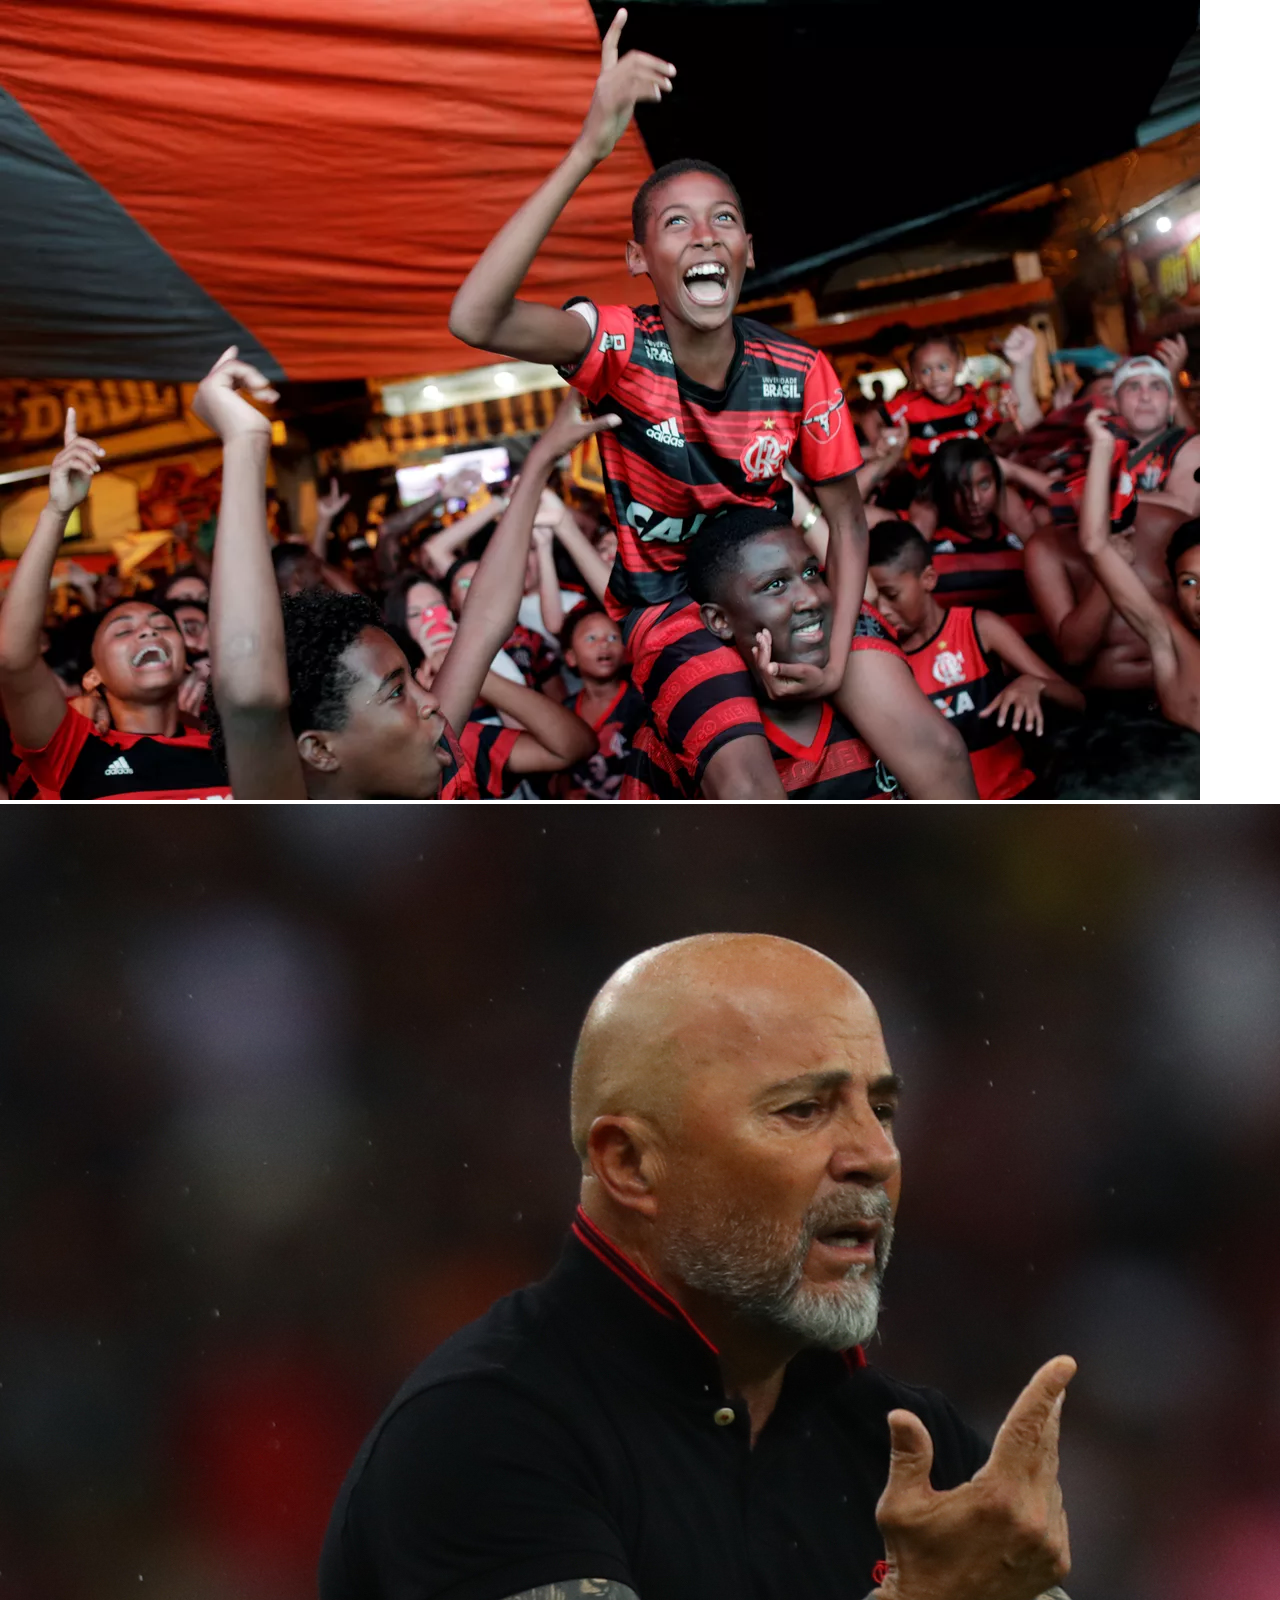
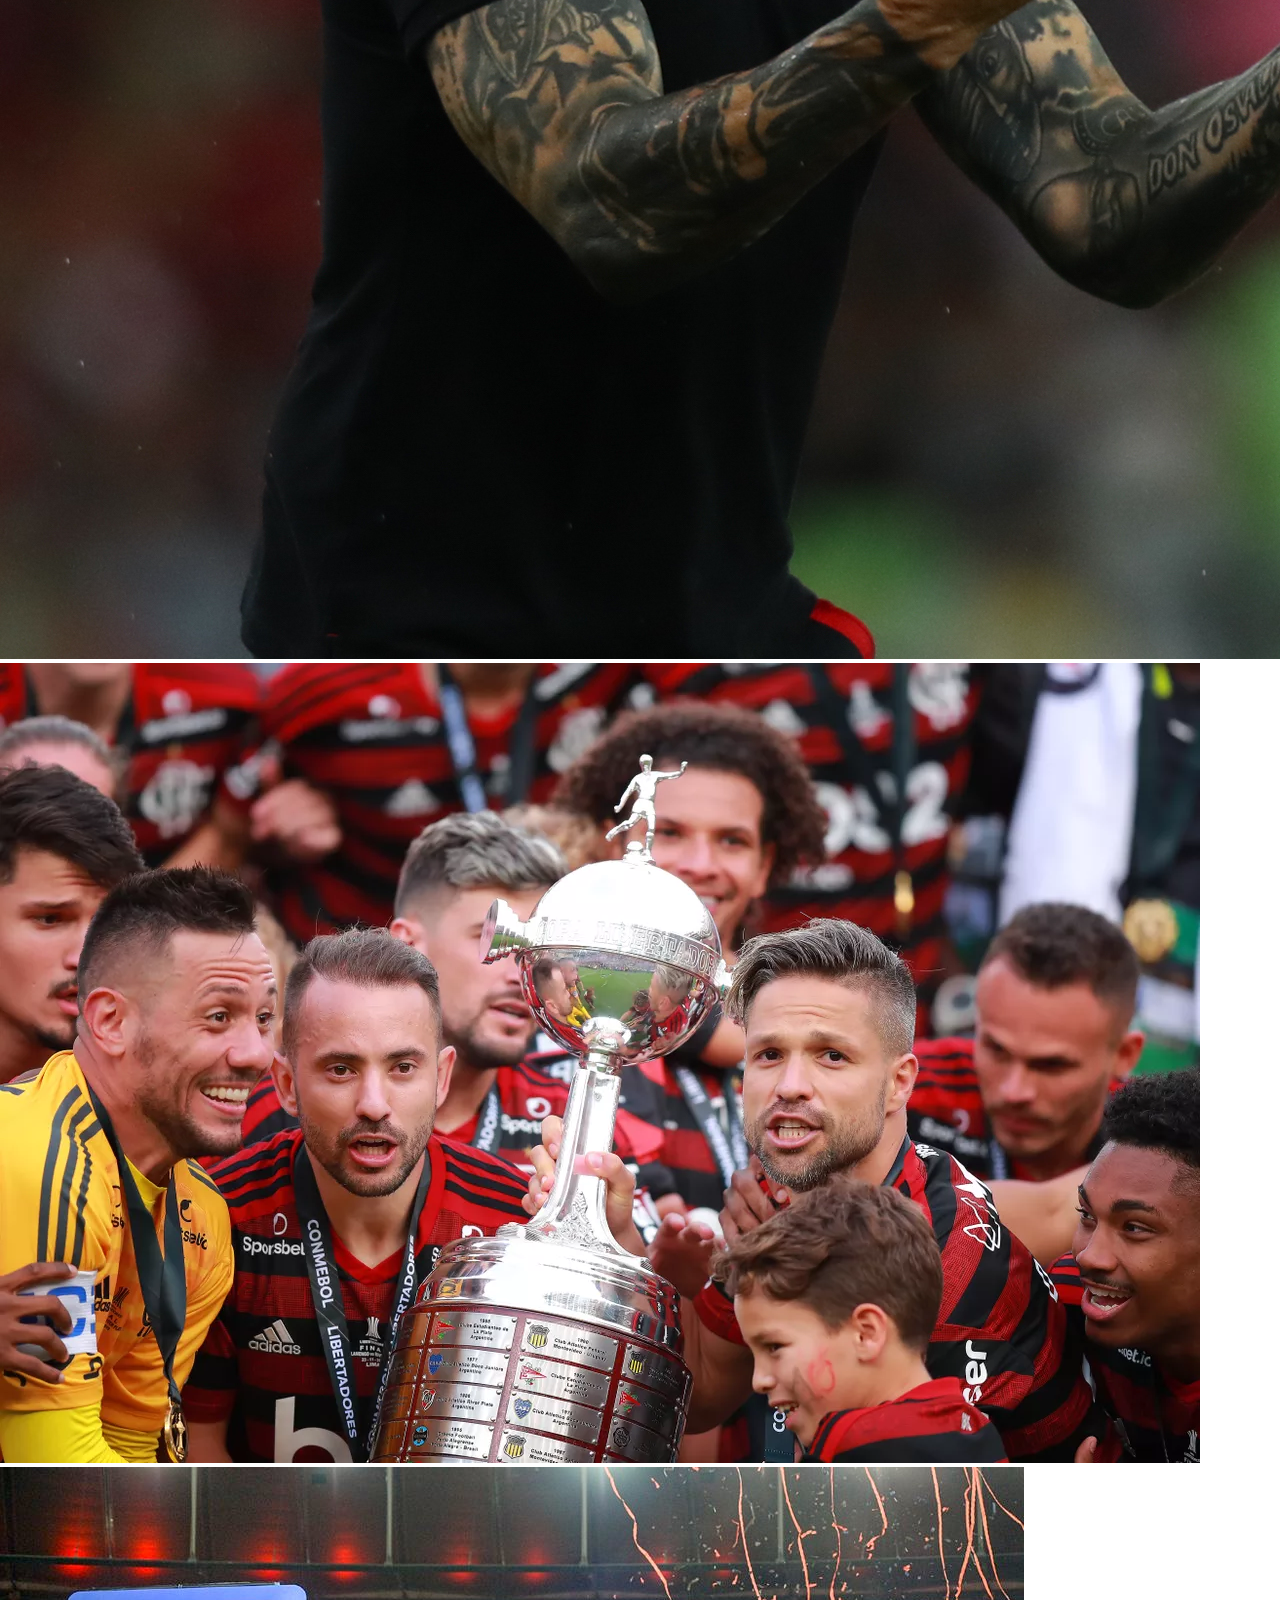
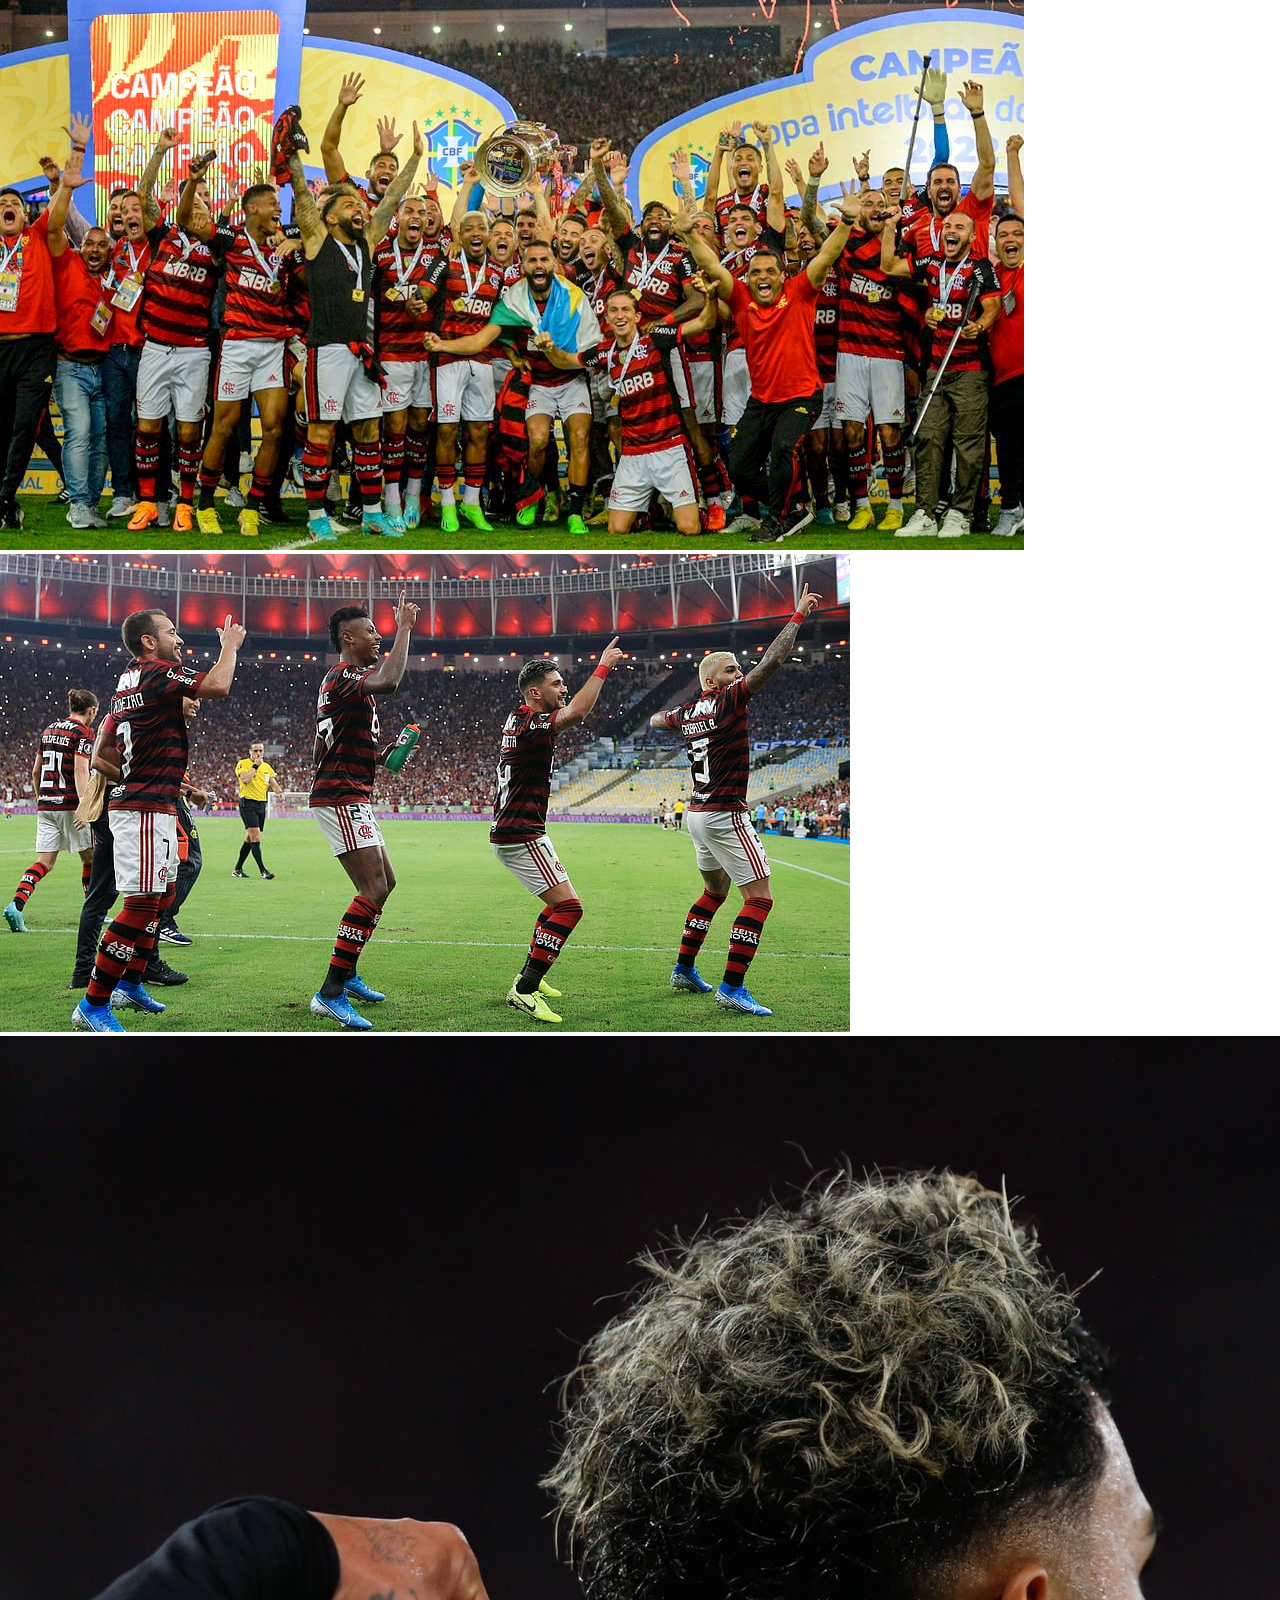
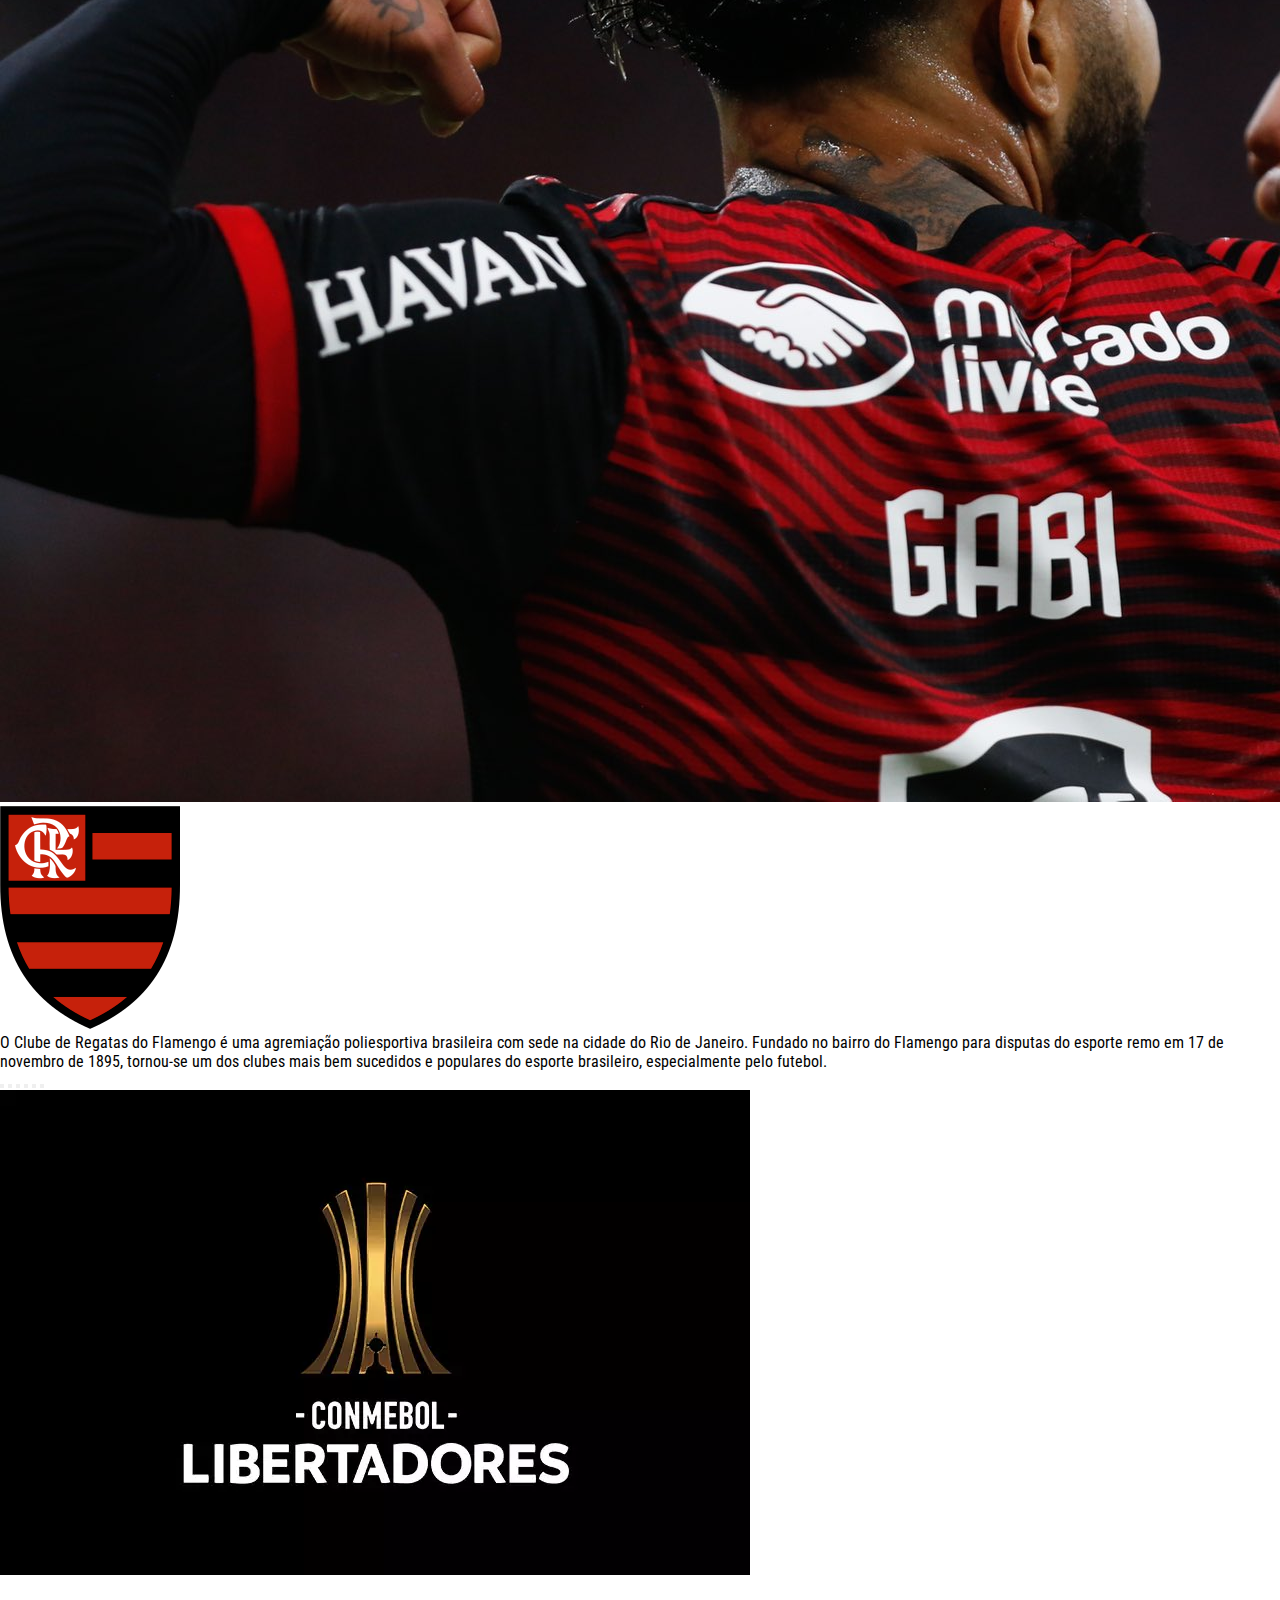
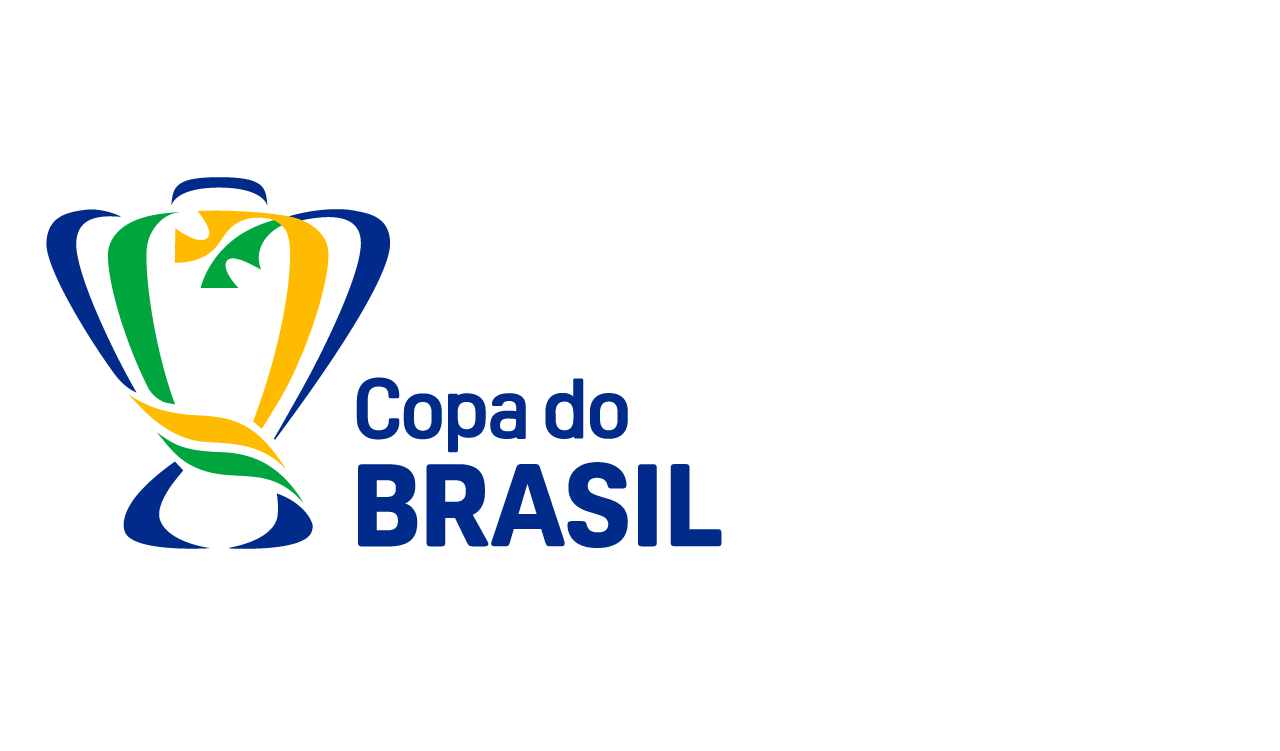
<file: index.html>
<!DOCTYPE html>
<html lang="pt-BR">

<head>
	<meta charset="UTF-8" />
	<meta http-equiv="X-UA-Compatible" content="IE=edge" />
	<meta name="viewport" content="width=device-width, initial-scale=1.0" />
	<link rel="shortcut icon" href="src/imagens/logo.png">
	<link rel="preconnect" href="https://fonts.googleapis.com">
	<link rel="preconnect" href="https://fonts.gstatic.com" crossorigin>
	<link href="https://fonts.googleapis.com/css2?family=Roboto+Condensed:wght@400;700&display=swap" rel="stylesheet">
	<link rel="shortcut icon" href="/src/images/logo1.png" type="image/x-icon">
	<title>FLAMENGOD</title>
	<link rel="stylesheet" href="./src/css/reset.css" />
	

</head>

<body>
	<main>
		<div class="carrossel">
			<img class="imagem ativa" src="./src/images/img1.webp" alt="Festa na favela" />

			<img class="imagem" src="./src/images/igm2.jpeg" alt="Mister Sampaoli" />

			<img class="imagem" src="./src/images/img3.webp" alt="Libertadores 2019" />

			<img class="imagem" src="./src/images/img4.jpg" alt="Copa do Brasil" />

			<img class="imagem" src="./src/images/img5.jpg" alt="Quarteto Fantastico" />

			<img class="imagem" src="./src/images/img6.jpeg" alt="Gabigol" />
		</div>

		<div class="conteudo">
			<div class="informacoes">
				<img class="logo" src="./src/images/logo1.png" alt="Logo Flamengo" />

				<p class="descricao">O Clube de Regatas do Flamengo é uma agremiação poliesportiva brasileira com sede
					na cidade do Rio de Janeiro. Fundado no bairro do Flamengo para disputas do esporte remo em 17 de
					novembro de 1895, tornou-se um dos clubes mais bem sucedidos e populares do esporte brasileiro,
					especialmente pelo futebol.</p>
			</div>

			<div class="botoes-carrossel">
				<button class="botao selecionado"></button>
				<button class="botao"></button>
				<button class="botao"></button>
				<button class="botao"></button>
				<button class="botao"></button>
				<button class="botao"></button>
			</div>
		</div>

		<aside class="menu-lateral">

			<ul>
				<li><a href="./src/pages/liberta.html"><img class="logo-liberta" src="./src/images/libertadores.webp"
							alt="Logo libertadores"></a></li>
				<li><a href="./src/pages/cbd.html"><img class="logo-copadobr" src="./src/images/copadobr.png" alt="Copa do Brasil"></a>
				</li>
			</ul>
		</aside>
	</main>
	
</body>

</html>
</file>
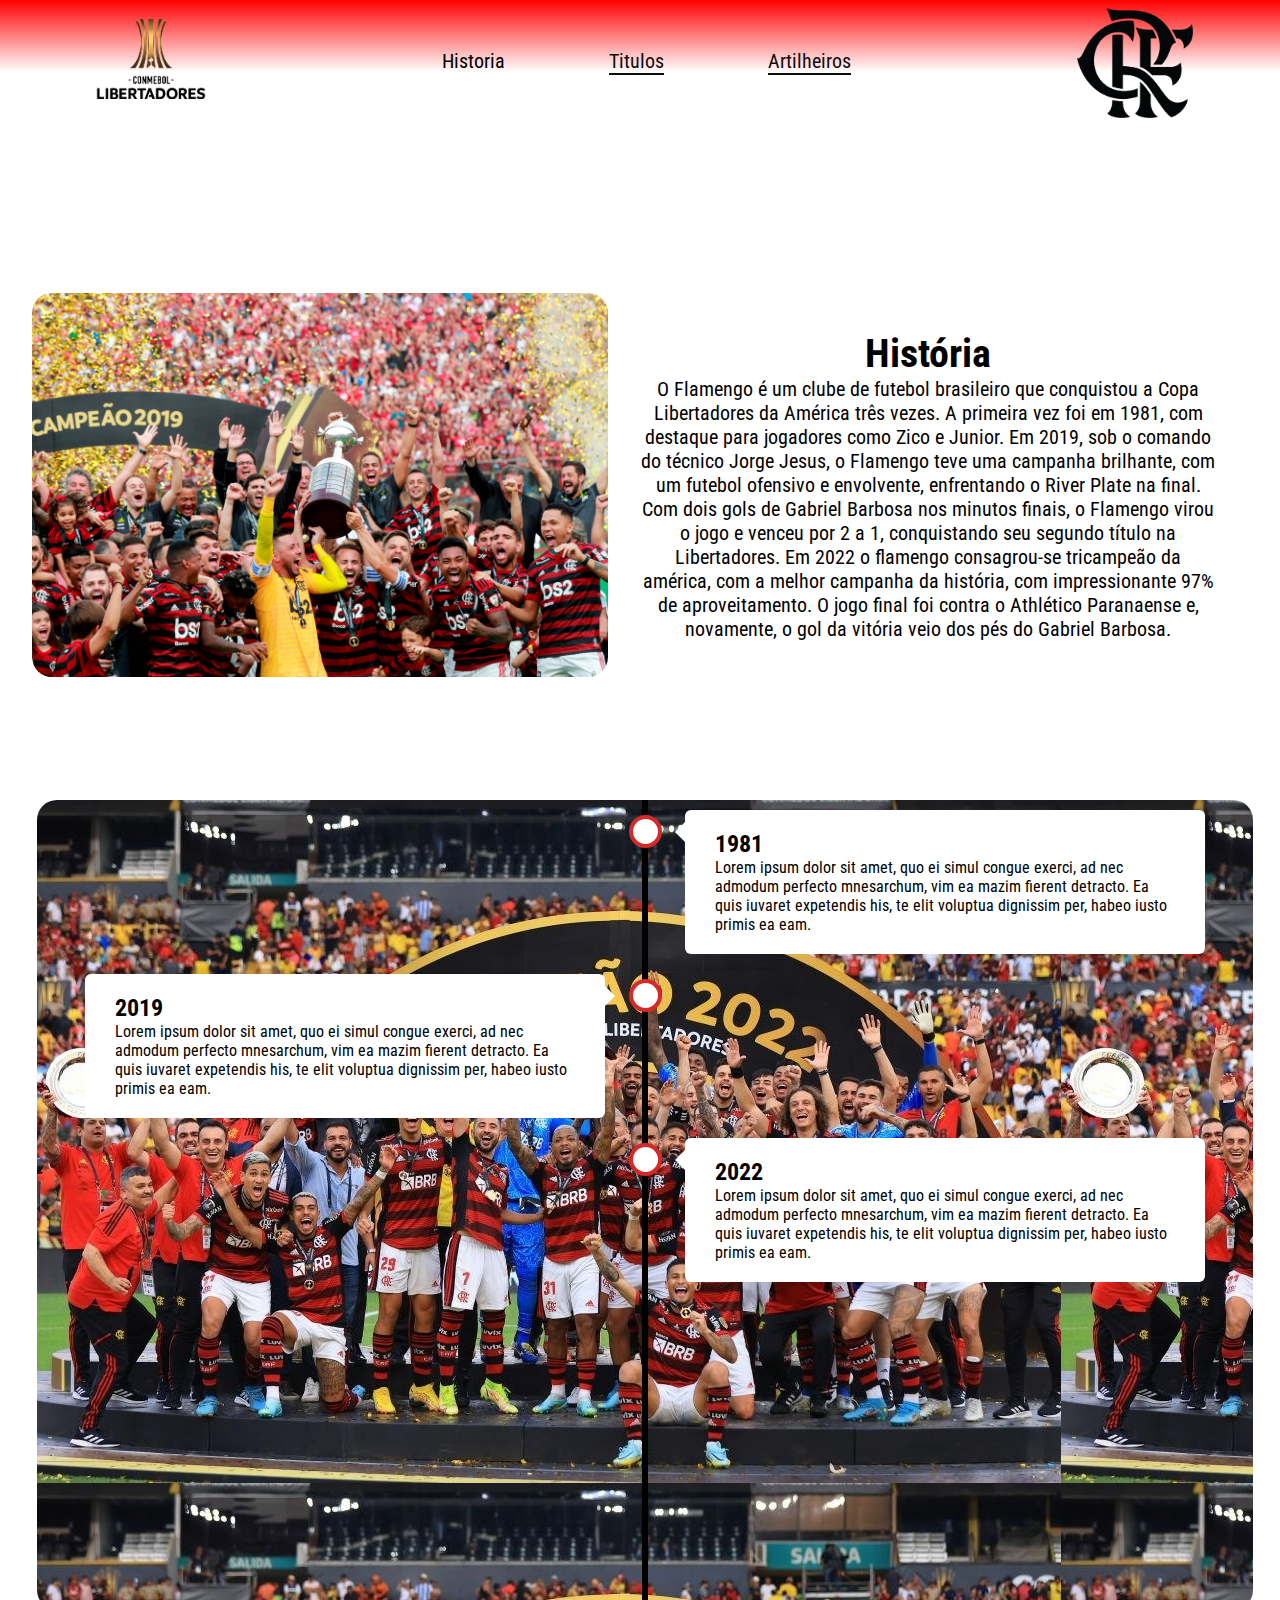
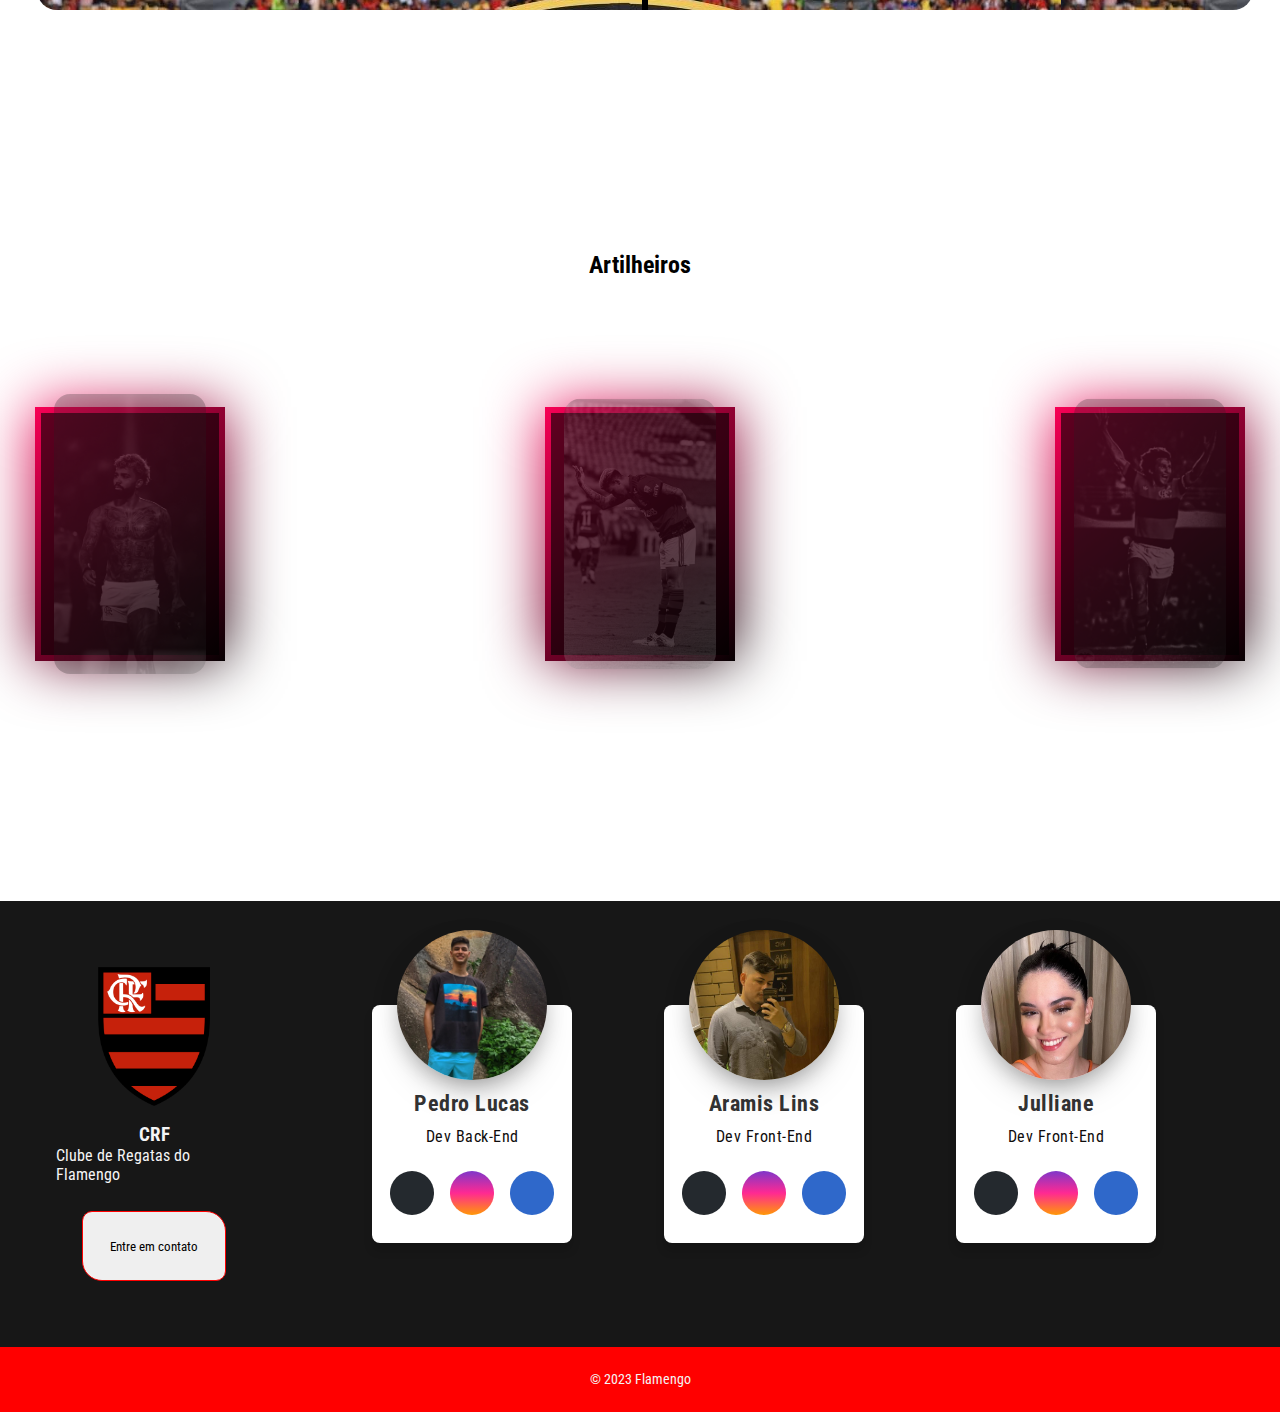
<file: src/pages/liberta.html>
<!DOCTYPE html>
<html lang="en">

<head>
  <meta charset="UTF-8">
  <meta http-equiv="X-UA-Compatible" content="IE=edge">
  <meta name="viewport" content="width=<he>, initial-scale=1.0">
  <link rel="stylesheet" href="/src/css/reset.css">
  <link rel="stylesheet" href="/src/css/liberta.css">
  <link rel="shortcut icon" href="/src/images/libertateste.png">
  <link rel="preconnect" href="https://fonts.googleapis.com">
  <link rel="preconnect" href="https://fonts.gstatic.com" crossorigin>
  <link href="https://fonts.googleapis.com/css2?family=Roboto+Condensed:wght@400;700&display=swap" rel="stylesheet">
  <link rel="stylesheet" href="https://cdnjs.cloudflare.com/ajax/libs/font-awesome/6.4.0/css/all.min.css"
    integrity="sha512-iecdLmaskl7CVkqkXNQ/ZH/XLlvWZOJyj7Yy7tcenmpD1ypASozpmT/E0iPtmFIB46ZmdtAc9eNBvH0H/ZpiBw=="
    crossorigin="anonymous" referrerpolicy="no-referrer" />
  <title>Libertadores</title>
</head>

<body>
  <header>
    <div class="imgLiberta"><img src="/src/images/libertateste.png" alt=""></div>
    <div>
      <nav>
        <ul>
          <li>Historia</li>
          <li><a href="#titulos">Titulos</a></li>
          <li><a href="#artilheiros">Artilheiros</a></li>
        </ul>
      </nav>
    </div>
    <div class="imgFla"><a href="/index.html"><img src="/src/images/logoteste.png" alt=""></a></div>
  </header>

  <section class="historia" id="historia">
    <div class="imgHistoria"><img src="/src/images/liberta19.jpg" alt=""></div>
    <div class="conteudoHistoria">
      <div>
        <h2>História</h2>
      </div>
      <div>
        <p>O Flamengo é um clube de futebol brasileiro que conquistou a Copa Libertadores da América três vezes. A
          primeira vez foi em 1981, com destaque para jogadores como Zico e Junior. Em 2019, sob o comando do técnico
          Jorge Jesus, o Flamengo teve uma campanha brilhante, com um futebol ofensivo e envolvente, enfrentando o River
          Plate na final. Com dois gols de Gabriel Barbosa nos minutos finais, o Flamengo virou o jogo e venceu por 2 a
          1, conquistando seu segundo título na Libertadores. Em 2022 o flamengo consagrou-se tricampeão da américa, com
          a melhor campanha da história, com impressionante 97% de aproveitamento. O jogo final foi contra o Athlético
          Paranaense e, novamente, o gol da vitória veio dos pés do Gabriel Barbosa.</p>
      </div>
    </div>
  </section>
  <section class="titulos" id="titulos">
    <div class="timeline">
      <div class="container right">
        <div class="content">
          <h2>1981</h2>
          <p>Lorem ipsum dolor sit amet, quo ei simul congue exerci, ad nec admodum perfecto mnesarchum, vim ea mazim
            fierent detracto. Ea quis iuvaret expetendis his, te elit voluptua dignissim per, habeo iusto primis ea eam.
          </p>
        </div>
      </div>
      <div class="container left">
        <div class="content">
          <h2>2019</h2>
          <p>Lorem ipsum dolor sit amet, quo ei simul congue exerci, ad nec admodum perfecto mnesarchum, vim ea mazim
            fierent detracto. Ea quis iuvaret expetendis his, te elit voluptua dignissim per, habeo iusto primis ea eam.
          </p>
        </div>
      </div>
      <div class="container right">
        <div class="content">
          <h2>2022</h2>
          <p>Lorem ipsum dolor sit amet, quo ei simul congue exerci, ad nec admodum perfecto mnesarchum, vim ea mazim
            fierent detracto. Ea quis iuvaret expetendis his, te elit voluptua dignissim per, habeo iusto primis ea eam.
          </p>
        </div>
      </div>
    </div>
  </section>

  <section class="artilheiros" id="artilheiros">
    <div class="tituloArtilheiro">
      <h2>Artilheiros</h2>
    </div>
    <div class="cardArtilheiro">
      <div class="card">
        <img class="imgCard" src="/src/images/gabigol.jpeg">
        <b></b>
        <div class="contentArtilheiro">
          <p class="title">Gabriel Barbosa<br><span>28 Gols</span></p>
        </div>
      </div>
      <div class="card">
        <img class="imgCard" src="/src/images/pedro.jpeg">
        <b></b>
        <div class="contentArtilheiro">
          <p class="title">Pedro Guilherme<br><span>17 Gols</span></p>
        </div>
      </div>
      <div class="card">
        <img class="imgCard" src="/src/images/zico.jpeg">
        <b></b>
        <div class="contentArtilheiro">
          <p class="title">Zico<br><span>16 Gols</span></p>
        </div>
      </div>
    </div>
  </section>

  <footer>
    <div id="footer_content">
      <div class="logoFooter">
        <img src="/src/images/logo1.png" alt="">
        <h3>CRF</h3>
        <p>Clube de Regatas do Flamengo</p>
        <div class="pop-up">
          <button>Entre em contato</button>
        </div>
        <dialog>
          <div class="contatoForms">
            <h3>Deixe sua mensagem</h3>
            <form class="form" action="">

              <div class="flex">
                <label>
                  <input required="" placeholder="" type="text" class="input">
                  <span>Primeiro Nome</span>
                </label>

                <label>
                  <input required="" placeholder="" type="text" class="input">
                  <span>Segundo Nome</span>
                </label>
              </div>

              <label>
                <input required="" placeholder="" type="email" class="input">
                <span>Email</span>
              </label>

              <label>
                <input required="" placeholder="" type="tel" class="input">
                <span>Numero de Contato</span>
              </label>
              <label>

                <textarea required="" rows="3" placeholder="" class="input01"></textarea>
                <span>Deixe sua mensagem</span>
              </label>

              <button class="fancy" href="">
                <span class="top-key"></span>
                <span class="text">Enviar</span>
                <span class="bottom-key-1"></span>
                <span class="bottom-key-2"></span>
              </button>
            </form>

          </div>
        </dialog>

      </div>

      <div class="cardFooter">
        <div class="card-image">
          <img src="/src/images/Pedro2.jpg" alt="Profile image">
        </div>
        <p class="name">Pedro Lucas</p>
        <p>Dev Back-End</p>
        <div class="socials">
          <button class="github"><i class="fab fa-github"></i></button>
          <button class="instagram"><i class="fab fa-instagram"></i></button>
          <button class="linkedin"><i class="fab fa-linkedin"></i></button>
        </div>
      </div>

      <div class="cardFooter">
        <div class="card-image">
          <img src="/src/images/aramis.jpeg" alt="Profile image">
        </div>
        <p class="name">Aramis Lins</p>
        <p>Dev Front-End</p>
        <div class="socials">
          <button class="github"><a href="https://github.com/AramisLins"><i class="fab fa-github"></i></a></button>
          <button class="instagram"><a href="https://www.instagram.com/aramislneto/"><i
                class="fab fa-instagram"></i></a></button>
          <button class="linkedin"><a href="https://www.linkedin.com/in/aramislins/"><i
                class="fab fa-linkedin"></i></a></button>
        </div>
      </div>

      <div class="cardFooter">
        <div class="card-image">
          <img src="/src/images/Julliane.jpg" alt="Profile image">
        </div>
        <p class="name">Julliane</p>
        <p>Dev Front-End</p>
        <div class="socials">
          <button class="github"><i class="fab fa-github"></i></button>
          <button class="instagram"><i class="fab fa-instagram"></i></button>
          <button class="linkedin"><i class="fab fa-linkedin"></i></button>
        </div>
      </div>



    </div>

    <div id="footer_copyright">
      &#169
      2023 Flamengo
    </div>
  </footer>
  <script src="/src/js/popup.js"></script>
</body>

</html>
</file>
<file: src/css/liberta.css>
:root {
    --color-neutral-0: #0e0c0c;
    --color-neutral-10: #171717;
    --color-neutral-30: #a8a29e;
    --color-neutral-40: #f5f5f5;
}
*{
    scroll-behavior: smooth;
}
header {
    display: flex;
    justify-content: space-around;
    align-items: center;
    background: rgb(255, 255, 255);
    background: linear-gradient(0deg, rgba(255, 255, 255, 1) 41%, rgba(255, 0, 0, 1) 100%);
}

header .imgLiberta img {
    width: 10vw;
}

header nav ul {
    display: flex;
    width: 40vw;
    justify-content: space-around;
}

header nav ul li {
    font-size: 20px;
}
header nav ul li a{
    text-decoration: none;
    color: var(--color-neutral-0);
    border-bottom: 2px solid var(--color-neutral-0);
    transition: all 0.3s;
}
header nav ul li a:hover{
    border: 2px solid var(--color-neutral-0);
    padding: 10px;
    border-radius: 10px;
    
}

header .imgFla img {
    width: 9vw;
    margin-top: 0.5em;
}

.historia {
    display: flex;
    margin-top: 3em;
}

.historia .imgHistoria {
    width: 50%;
    height: 70vh;
    display: flex;
    align-items: center;
    justify-content: center;
}

.historia .imgHistoria img {
    width: 90%;
    border-radius: 20px;
}

.historia .conteudoHistoria {
    width: 45%;
    height: 70vh;
    display: flex;
    flex-direction: column;
    align-items: center;
    justify-content: center;
    text-align: center;
}

.conteudoHistoria h2 {
    font-size: 40px;
}

.conteudoHistoria p {
    font-size: 20px;
}

/* Section titulos */
.titulos {
    background-image: url(/src/images/liberta22.jpg);
    width: 95%;
    height: 90vh;
    border-radius: 20px;
    margin-left: 2.3em;
}

.timeline {
    position: relative;
    max-width: 1200px;
    margin: 0 auto;
}

/* The actual timeline (the vertical ruler) */
.timeline::after {
    content: '';
    position: absolute;
    width: 6px;
    height: 90vh;
    background-color: rgb(0, 0, 0);
    top: 0;
    bottom: 0;
    left: 50%;
    margin-left: -3px;
}

/* Container around content */
.container {
    padding: 10px 40px;
    position: relative;
    background-color: inherit;
    width: 50%;
}

/* The circles on the timeline */
.container::after {
    content: '';
    position: absolute;
    width: 25px;
    height: 25px;
    right: -17px;
    background-color: white;
    border: 4px solid #d62929;
    top: 15px;
    border-radius: 50%;
    z-index: 1;
}

/* Place the container to the left */
.left {
    left: 0;
}

/* Place the container to the right */
.right {
    left: 50%;
}

/* Add arrows to the left container (pointing right) */
.left::before {
    content: " ";
    height: 0;
    position: absolute;
    top: 22px;
    width: 0;
    z-index: 1;
    right: 30px;
    border: medium solid white;
    border-width: 10px 0 10px 10px;
    border-color: transparent transparent transparent white;
}

/* Add arrows to the right container (pointing left) */
.right::before {
    content: " ";
    height: 0;
    position: absolute;
    top: 22px;
    width: 0;
    z-index: 1;
    left: 30px;
    border: medium solid white;
    border-width: 10px 10px 10px 0;
    border-color: transparent white transparent transparent;
}

/* Fix the circle for containers on the right side */
.right::after {
    left: -16px;
}

/* The actual content */
.artilheiros {
 display: flex;
 flex-direction: column;
 justify-content: center;
 align-items: center;
 height: 99vh;
  
}
.tituloArtilheiro{
    margin-bottom: 5rem;
}
.cardArtilheiro{
    margin-top: 3rem;
    display: flex;
    gap: 20em;
}
.content {
    padding: 20px 30px;
    background-color: white;
    position: relative;
    border-radius: 6px;
}
.card{
    position: relative;
    width: 190px;
    height: 254px;
    background: #f00;
    display: flex;
    justify-content: center;
    align-items: center;
}
.card::before {
    content: '';
    position: absolute;
    top: 0;
    left: 0;
    width: 100%;
    height: 100%;
    background: linear-gradient(315deg, #000000, #ff0058);
}

.card::after {
    content: '';
    position: absolute;
    top: 0;
    left: 0;
    width: 100%;
    height: 100%;
    background: linear-gradient(315deg, #000000, #ff0058);
    filter: blur(30px);
}

.card b {
    position: absolute;
    inset: 6px;
    background: rgba(0, 0, 0, 0.6);
    z-index: 2;
}

.card img {
    position: absolute;
    z-index: 3;
    scale: 0.8;
    opacity: 0.25;
    transition: 0.5s;
    width: 100%;
    border-radius: 20px;
    
}

.card:hover img {
    scale: 0.7;
    opacity: 0.9;
    transform: translateY(0px);
}

.card .contentArtilheiro {
    position: absolute;
    z-index: 3;
    bottom: 0;
    display: flex;
    flex-direction: column;
    align-items: center;
    transform: scale(0);
    transition: 0.5s;
}

.card:hover .contentArtilheiro{
    transform: scale(1);
    bottom: 20px;
}

.contentArtilheiro .title {
    position: relative;
    color: #ffffff;
    font-weight: 500;
    line-height: 1em;
    font-size: 1em;
    letter-spacing: 0.1em;
    text-transform: uppercase;
    text-align: center;
}

.contentArtilheiro .title span {
    font-weight: 300;
    font-size: 0.70em;
}

/* footer */

footer {
    width: 100%;
    color:var(--color-neutral-40);
}

.pop-up button{
    margin-top: 2em;
    animation: pulsar 1.5s infinite;
    border: 1px red solid;
    padding: 2em;
    border-radius: 10px 20px 10px 20px;
    cursor: pointer;
}
dialog{
    border: none;
    border-radius: 20px 20px;
    overflow-x: hidden;
    margin-left: 37%;
    margin-top: 6%;
    box-shadow: 0 0 1.5em red;
}
dialog::backdrop{
    background-color: rgba(105, 105, 105, 0.797);
}
/* ---popupstyle--- */

.contatoForms h3{
    display: flex;
    justify-content: center;
    margin-bottom: 0.3em;
}

.form {
    display: flex;
    flex-direction: column;
    gap: 10px;
    max-width: 400px;
    background-color: #ffffff;
    padding: 20px;
    border-radius: 10px;
    position: relative;
}
  
.message {
    font-size: 14px;
}
  
.flex {
    display: flex;
    width: 98%;
    gap: 3px;
}
  
.form label {
    position: relative;
}
  
.form label .input {
    width: 97%;
    padding: 10px 10px 20px 10px;
    outline: 0;
    border: 1px solid rgba(105, 105, 105, 0.397);
    border-radius: 5px;
}
  
.form label .input + span {
    position: absolute;
    left: 7px;
    top: 15px;
    color: grey;
    font-size: 0.9em;
    cursor: text;
    transition: 0.3s ease;
}
  
.form label .input:placeholder-shown + span {
    top: 15px;
    font-size: 0.9em;
}
  
.form label .input:focus + span,.form label .input:valid + span {
    top: 30px;
    font-size: 0.7em;
    font-weight: 600;
}
  
.form label .input:valid + span {
    color: green;
}
  
.input01 {
    width: 98%;
    padding: 10px 10px 20px 10px;
    outline: 0;
    border: 1px solid rgba(105, 105, 105, 0.397);
    border-radius: 5px;
}
  
.form label .input01 + span {
    position: absolute;
    left: 10px;
    top: 50px;
    color: grey;
    font-size: 0.9em;
    cursor: text;
    transition: 0.3s ease;
}
  
.form label .input01:placeholder-shown + span {
    top: 40px;
    font-size: 0.9em;
}
  
.form label .input01:focus + span,.form label .input01:valid + span {
    top: 50px;
    font-size: 0.7em;
    font-weight: 600;
}
  
.form label .input01:valid + span {
    color: green;
}
  
.fancy {
    background-color: transparent;
    border: 2px solid #cacaca;
    border-radius: 0px;
    box-sizing: border-box;
    color: #fff;
    cursor: pointer;
    display: inline-block;
    font-weight: 390;
    letter-spacing: 2px;
    margin: 0;
    outline: none;
    overflow: visible;
    padding: 8px 30px;
    position: relative;
    text-align: center;
    text-decoration: none;
    text-transform: none;
    transition: all 0.3s ease-in-out;
    user-select: none;
    font-size: 13px;
}
  
.fancy::before {
    content: " ";
    width: 1.7rem;
    height: 2px;
    background: #cacaca;
    top: 50%;
    left: 1.5em;
    position: absolute;
    transform: translateY(-50%);
    transform: translateX(230%);
    transform-origin: center;
    transition: background 0.3s linear, width 0.3s linear;
}
  
.fancy .text {
    font-size: 1.125em;
    line-height: 1.33333em;
    padding-left: 2em;
    display: block;
    text-align: left;
    transition: all 0.3s ease-in-out;
    text-transform: lowercase;
    text-decoration: none;
    color: #818181;
    transform: translateX(30%);
}
  
.fancy .top-key {
    height: 2px;
    width: 1.5625rem;
    top: -2px;
    left: 0.625rem;
    position: absolute;
    background: -white;
    transition: width 0.5s ease-out, left 0.3s ease-out;
}
  
.fancy .bottom-key-1 {
    height: 2px;
    width: 1.5625rem;
    right: 1.875rem;
    bottom: -2px;
    position: absolute;
    background: -white;
    transition: width 0.5s ease-out, right 0.3s ease-out;
}
  
.fancy .bottom-key-2 {
    height: 2px;
    width: 0.625rem;
    right: 0.625rem;
    bottom: -2px;
    position: absolute;
    background: -white;
    transition: width 0.5s ease-out, right 0.3s ease-out;
}
  
.fancy:hover {
    color: -white;
    background: #cacaca;
}
  
.fancy:hover::before {
    width: 1.5rem;
    background: -white;
}
  
.fancy:hover .text {
    color: -white;
    padding-left: 1.5em;
}
  
.fancy:hover .top-key {
    left: -2px;
    width: 0px;
}
  
.fancy:hover .bottom-key-1,
 .fancy:hover .bottom-key-2 {
    right: 0;
    width: 0;
}
/* --fimPopUp-- */

.footer-link {
    text-decoration: none;
}

#footer_content {
    background-color: var(--color-neutral-10);
    display: grid;
    grid-template-columns: repeat(4,1fr);
    padding: 3rem 3.5rem;
}
#footer_content .logoFooter{
    display: flex;
    flex-direction: column;
    align-items: center;
    justify-content: center;
    margin-right: 6em;
}
#footer_content .logoFooter h3{
    margin-top: 1em;
}

#footer_content .logoFooter img{
    width: 7em;
}

#footer_social_media {
    display: flex;
    gap: 2rem;
    margin-top: 1.5rem;
}

#footer_social_media .footer-link {
    display: flex;
    align-items: center;
    justify-content: center;
    height: 2.5rem;
    width: 2.5rem;
    color: var(--color-neutral-40);
    border-radius: 50%;
    transition: all 0.4s;
}

#footer_social_media .footer-link i {
    font-size: 1.25rem;
}


#footer_social_media .footer-link:hover {
    opacity: 0.8;
}

#instagram {
    color: aliceblue;
    background: linear-gradient(#7f37c9, #ff2992, #ff9807) ;
}

#facebook {
    color: aliceblue;
    background-color: #4267b3;
}

#twitter {
    color: aliceblue;
    background-color: deepskyblue;
}

.cardFooter {
    position: relative;
    width: 200px;
    color: #0e0c0c;
    background-color:#fff;
    border-radius: 8px;
    box-shadow: 0 8px 8px 0 rgba(0, 0 , 0 , 0.15);
    padding: 16px;
    margin: 56px 24px;
    display: flex;
    flex-direction: column;
    justify-content: center;
    align-items: center;
}

.card-image {
    width: 150px;
    height: 150px;
    border-radius: 50%;
    overflow: hidden;
    position: absolute;
    top: 0;
    left: 50%;
    transform: translate(-50%, -50%);
    box-shadow: 0 15px 35px -15px rgba(0, 0 , 0 , 0.5),
    0 5px 20px 0 rgba(0, 0, 0, 0.1);
}

.card-image img {
    width: 100%;
    transform: scale(1.1);
}

.cardFooter p {
    line-height: 24px;
    letter-spacing: 0.5px;
    margin-bottom: 10px;
    text-align: center;
}

.name {
    margin-top: 70px;
    font-size: 1.4em;
    color: #333;
    font-weight: bold;
    letter-spacing: 0.8px;
    margin-bottom: 8px;
}

.socials {
    display: flex;
    align-items: center;
    justify-content: center;
}

.socials button {
    margin: 12px 8px;
    width: 44px;
    height: 44px;
    border: none;
    border-radius: 50%;
    cursor: pointer;
    transition: opacity 0.4s;
}

.socials button:hover {
    opacity: 0.8;
}

.socials button i {
    color: #fff;
    font-size: 1.4em;
}

button.github {
    background-color: #24292e;
}

button.instagram {
    background: linear-gradient(#7f37c9, #ff2992, #ff9807);
}

button.linkedin {
    background-color: #2f68ca;
}

#footer_subscribe {
    display: flex;
    flex-direction: column;
    gap: 1.5rem;
}

#footer_subscribe p {
    color: red;
}

#input_group {
    display: flex;
    align-items: center;
    background-color: var(--color-neutral-0);
    border-radius: 4px;
}

#input_group input {
    all: unset;
    padding: 0.75rem;
    width: 100%;
}

#input_group button {
    background-color: red;
    border: none;
    color: var(--color-neutral-40);
    padding: 0px 1.25rem;
    font-size: 1.125rem;
    height: 100%;
    border-radius: 0px 4px 4px 0px;
    cursor: pointer;
    transition: all 0.4s;
}

#input_group button:hover {
    opacity: 0.8;

}

#footer_copyright {
    display: flex;
    justify-content: center;
    background-color: red;
    font-size: 0.9rem;
    padding: 1.5rem;
    font-weight: 400;
}

@keyframes pulsar {
    0%{
        transform: scale(1);
    }
    50%{
        transform: scale(1.2);
    }
    100%{
        transform: scale(1);
    }

    
}
</file>
